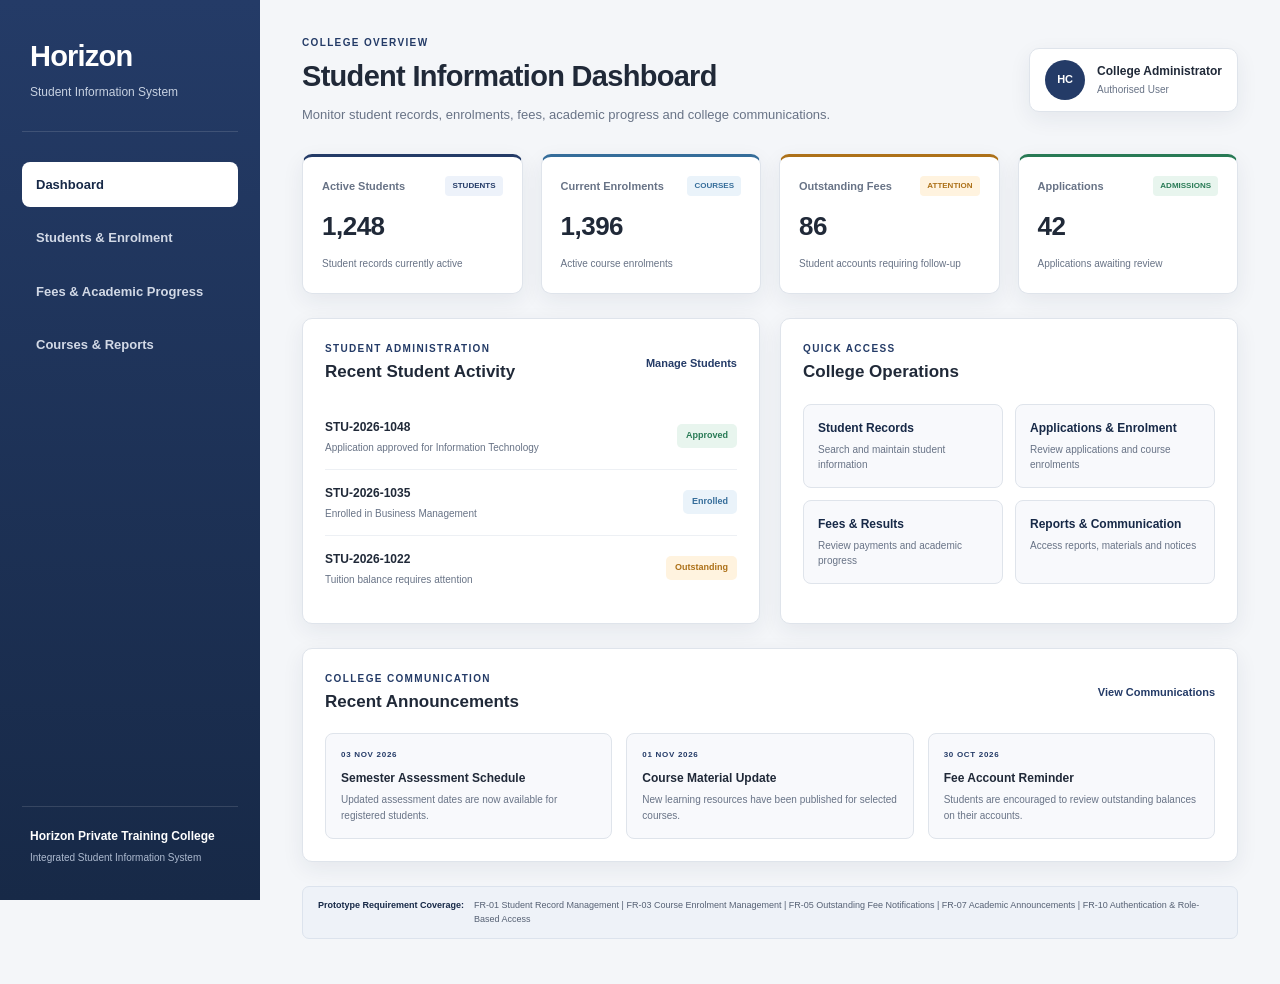
<file: index.html>
<!DOCTYPE html>
<html lang="en">

<head>
    <meta charset="UTF-8">
    <meta name="viewport" content="width=device-width, initial-scale=1.0">

    <title>Horizon College | Student Information System</title>

    <link rel="stylesheet" href="css/style.css">
</head>

<body>

    <div class="app-container">

        <!-- Sidebar -->
        <aside class="sidebar">

            <div class="brand">
                <h1>Horizon</h1>
                <p>Student Information System</p>
            </div>

            <nav class="navigation">

                <a href="index.html" class="nav-link active">
                    Dashboard
                </a>

                <a href="students.html" class="nav-link">
                    Students & Enrolment
                </a>

                <a href="academic.html" class="nav-link">
                    Fees & Academic Progress
                </a>

                <a href="portal.html" class="nav-link">
                    Courses & Reports
                </a>

            </nav>

            <div class="sidebar-footer">
                <p>Horizon Private Training College</p>
                <span>Integrated Student Information System</span>
            </div>

        </aside>


        <!-- Main Content -->
        <main class="main-content">

            <!-- Header -->
            <header class="top-header">

                <div>
                    <p class="page-label">COLLEGE OVERVIEW</p>

                    <h2>Student Information Dashboard</h2>

                    <p class="welcome-text">
                        Monitor student records, enrolments, fees,
                        academic progress and college communications.
                    </p>
                </div>

                <div class="staff-profile">

                    <div class="staff-avatar">
                        HC
                    </div>

                    <div>
                        <span class="staff-name">
                            College Administrator
                        </span>

                        <span class="staff-role">
                            Authorised User
                        </span>
                    </div>

                </div>

            </header>


            <!-- Summary Cards -->
            <section class="summary-grid">

                <article class="summary-card">

                    <div class="card-heading">
                        <p>Active Students</p>
                        <span class="card-tag">Students</span>
                    </div>

                    <h3>1,248</h3>

                    <span>
                        Student records currently active
                    </span>

                </article>


                <article class="summary-card info">

                    <div class="card-heading">
                        <p>Current Enrolments</p>
                        <span class="card-tag">Courses</span>
                    </div>

                    <h3>1,396</h3>

                    <span>
                        Active course enrolments
                    </span>

                </article>


                <article class="summary-card warning">

                    <div class="card-heading">
                        <p>Outstanding Fees</p>
                        <span class="card-tag">Attention</span>
                    </div>

                    <h3>86</h3>

                    <span>
                        Student accounts requiring follow-up
                    </span>

                </article>


                <article class="summary-card success">

                    <div class="card-heading">
                        <p>Applications</p>
                        <span class="card-tag">Admissions</span>
                    </div>

                    <h3>42</h3>

                    <span>
                        Applications awaiting review
                    </span>

                </article>

            </section>


            <!-- Dashboard Grid -->
            <section class="dashboard-grid">

                <!-- Student Activity -->
                <article class="panel">

                    <div class="panel-header">

                        <div>
                            <p class="section-label">
                                STUDENT ADMINISTRATION
                            </p>

                            <h3>Recent Student Activity</h3>
                        </div>

                        <a href="students.html" class="text-link">
                            Manage Students
                        </a>

                    </div>


                    <div class="activity-item">

                        <div>
                            <strong>STU-2026-1048</strong>
                            <span>
                                Application approved for
                                Information Technology
                            </span>
                        </div>

                        <span class="status success-status">
                            Approved
                        </span>

                    </div>


                    <div class="activity-item">

                        <div>
                            <strong>STU-2026-1035</strong>
                            <span>
                                Enrolled in Business Management
                            </span>
                        </div>

                        <span class="status info-status">
                            Enrolled
                        </span>

                    </div>


                    <div class="activity-item">

                        <div>
                            <strong>STU-2026-1022</strong>
                            <span>
                                Tuition balance requires attention
                            </span>
                        </div>

                        <span class="status warning-status">
                            Outstanding
                        </span>

                    </div>

                </article>


                <!-- Quick Access -->
                <article class="panel">

                    <div class="panel-header">

                        <div>
                            <p class="section-label">
                                QUICK ACCESS
                            </p>

                            <h3>College Operations</h3>
                        </div>

                    </div>


                    <div class="quick-actions">

                        <a href="students.html" class="action-card">

                            <strong>Student Records</strong>

                            <span>
                                Search and maintain student information
                            </span>

                        </a>


                        <a href="students.html" class="action-card">

                            <strong>Applications & Enrolment</strong>

                            <span>
                                Review applications and course enrolments
                            </span>

                        </a>


                        <a href="academic.html" class="action-card">

                            <strong>Fees & Results</strong>

                            <span>
                                Review payments and academic progress
                            </span>

                        </a>


                        <a href="portal.html" class="action-card">

                            <strong>Reports & Communication</strong>

                            <span>
                                Access reports, materials and notices
                            </span>

                        </a>

                    </div>

                </article>

            </section>


            <!-- Announcements -->
            <section class="activity-section">

                <article class="panel">

                    <div class="panel-header">

                        <div>
                            <p class="section-label">
                                COLLEGE COMMUNICATION
                            </p>

                            <h3>Recent Announcements</h3>
                        </div>

                        <a href="portal.html" class="text-link">
                            View Communications
                        </a>

                    </div>


                    <div class="announcement-grid">

                        <div class="announcement-card">

                            <span class="announcement-date">
                                03 NOV 2026
                            </span>

                            <strong>
                                Semester Assessment Schedule
                            </strong>

                            <p>
                                Updated assessment dates are now
                                available for registered students.
                            </p>

                        </div>


                        <div class="announcement-card">

                            <span class="announcement-date">
                                01 NOV 2026
                            </span>

                            <strong>
                                Course Material Update
                            </strong>

                            <p>
                                New learning resources have been
                                published for selected courses.
                            </p>

                        </div>


                        <div class="announcement-card">

                            <span class="announcement-date">
                                30 OCT 2026
                            </span>

                            <strong>
                                Fee Account Reminder
                            </strong>

                            <p>
                                Students are encouraged to review
                                outstanding balances on their accounts.
                            </p>

                        </div>

                    </div>

                </article>

            </section>


            <!-- Requirement Traceability -->
            <section class="requirement-note">

                <strong>Prototype Requirement Coverage:</strong>

                <span>
                    FR-01 Student Record Management |
                    FR-03 Course Enrolment Management |
                    FR-05 Outstanding Fee Notifications |
                    FR-07 Academic Announcements |
                    FR-10 Authentication & Role-Based Access
                </span>

            </section>

        </main>

    </div>


    <script src="js/script.js"></script>

</body>

</html>
</file>
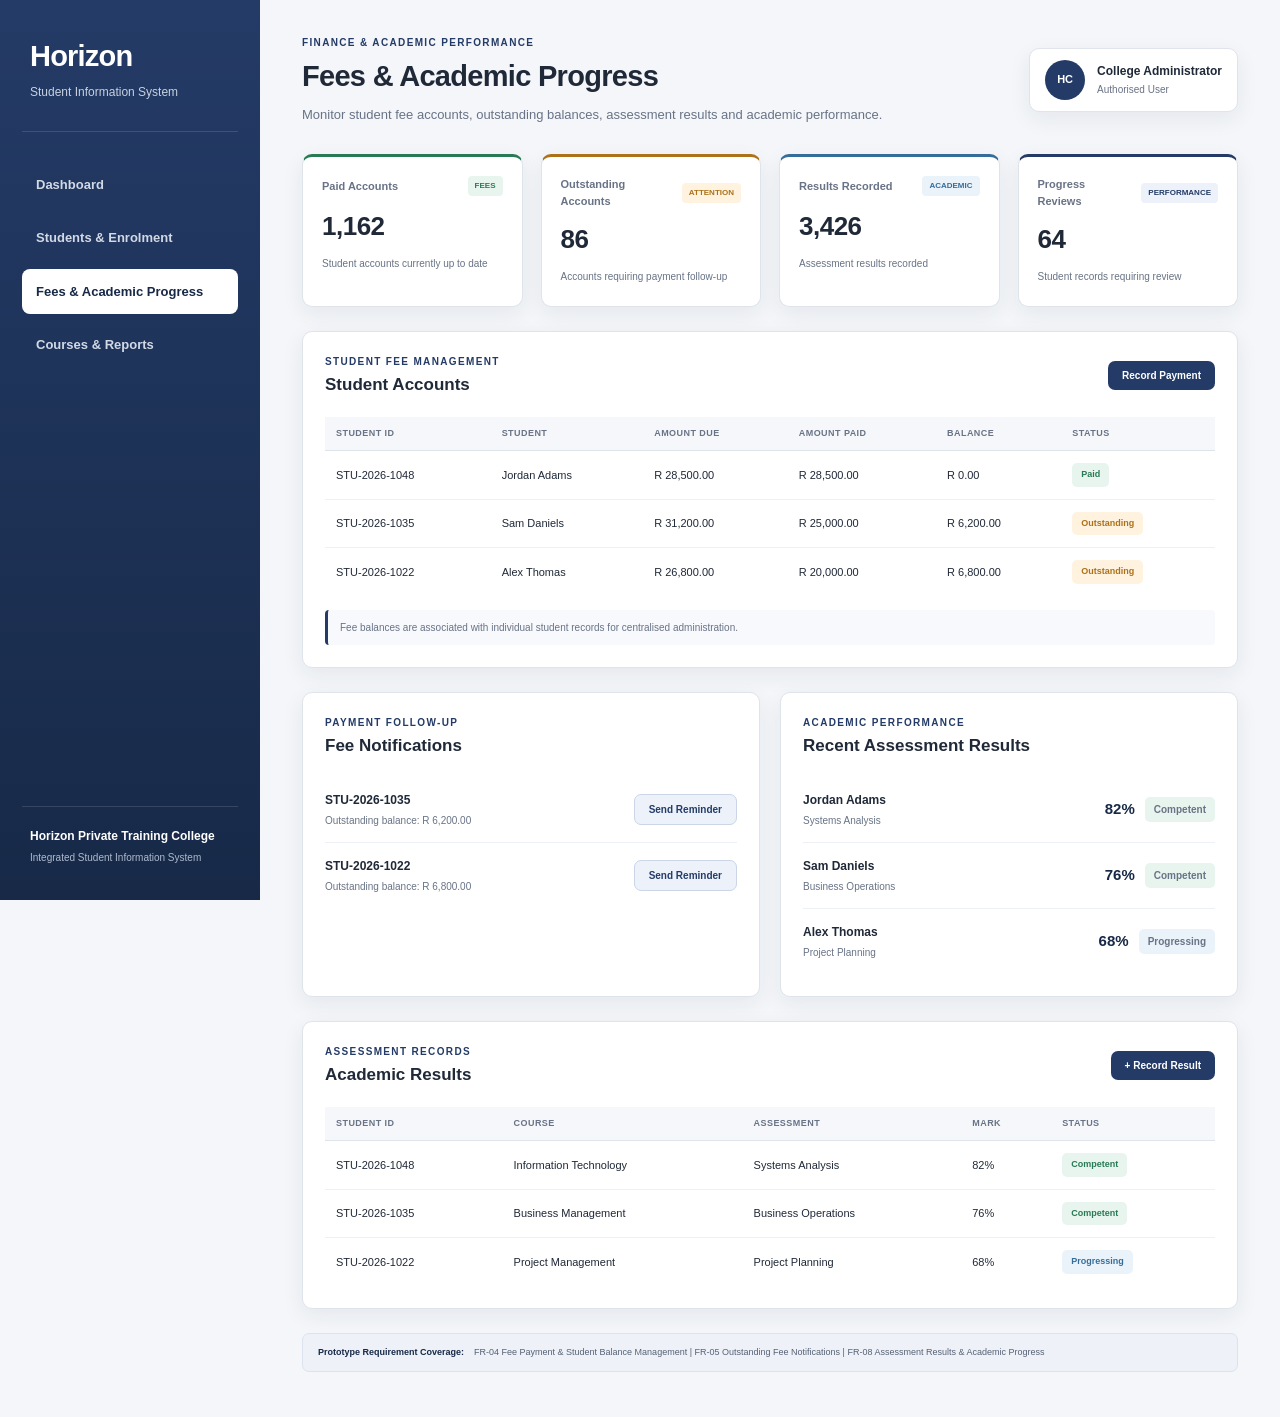
<file: academic.html>
<!DOCTYPE html>
<html lang="en">

<head>
    <meta charset="UTF-8">
    <meta name="viewport" content="width=device-width, initial-scale=1.0">

    <title>Horizon College | Fees & Academic Progress</title>

    <link rel="stylesheet" href="css/style.css">
</head>

<body>

    <div class="app-container">

        <!-- Sidebar -->
        <aside class="sidebar">

            <div class="brand">
                <h1>Horizon</h1>
                <p>Student Information System</p>
            </div>

            <nav class="navigation">

                <a href="index.html" class="nav-link">
                    Dashboard
                </a>

                <a href="students.html" class="nav-link">
                    Students & Enrolment
                </a>

                <a href="academic.html" class="nav-link active">
                    Fees & Academic Progress
                </a>

                <a href="portal.html" class="nav-link">
                    Courses & Reports
                </a>

            </nav>

            <div class="sidebar-footer">
                <p>Horizon Private Training College</p>
                <span>Integrated Student Information System</span>
            </div>

        </aside>


        <!-- Main Content -->
        <main class="main-content">

            <!-- Header -->
            <header class="top-header">

                <div>
                    <p class="page-label">
                        FINANCE & ACADEMIC PERFORMANCE
                    </p>

                    <h2>Fees & Academic Progress</h2>

                    <p class="welcome-text">
                        Monitor student fee accounts, outstanding balances,
                        assessment results and academic performance.
                    </p>
                </div>

                <div class="staff-profile">

                    <div class="staff-avatar">
                        HC
                    </div>

                    <div>
                        <span class="staff-name">
                            College Administrator
                        </span>

                        <span class="staff-role">
                            Authorised User
                        </span>
                    </div>

                </div>

            </header>


            <!-- Summary Cards -->
            <section class="summary-grid">

                <article class="summary-card success">

                    <div class="card-heading">
                        <p>Paid Accounts</p>
                        <span class="card-tag">Fees</span>
                    </div>

                    <h3>1,162</h3>

                    <span>
                        Student accounts currently up to date
                    </span>

                </article>


                <article class="summary-card warning">

                    <div class="card-heading">
                        <p>Outstanding Accounts</p>
                        <span class="card-tag">Attention</span>
                    </div>

                    <h3>86</h3>

                    <span>
                        Accounts requiring payment follow-up
                    </span>

                </article>


                <article class="summary-card info">

                    <div class="card-heading">
                        <p>Results Recorded</p>
                        <span class="card-tag">Academic</span>
                    </div>

                    <h3>3,426</h3>

                    <span>
                        Assessment results recorded
                    </span>

                </article>


                <article class="summary-card">

                    <div class="card-heading">
                        <p>Progress Reviews</p>
                        <span class="card-tag">Performance</span>
                    </div>

                    <h3>64</h3>

                    <span>
                        Student records requiring review
                    </span>

                </article>

            </section>


            <!-- Finance Section -->
            <section class="activity-section">

                <article class="panel">

                    <div class="panel-header">

                        <div>
                            <p class="section-label">
                                STUDENT FEE MANAGEMENT
                            </p>

                            <h3>Student Accounts</h3>
                        </div>

                        <button
                            type="button"
                            class="primary-button"
                            id="recordPaymentButton">
                            Record Payment
                        </button>

                    </div>


                    <div class="activity-table-wrapper">

                        <table class="activity-table">

                            <thead>

                                <tr>
                                    <th>Student ID</th>
                                    <th>Student</th>
                                    <th>Amount Due</th>
                                    <th>Amount Paid</th>
                                    <th>Balance</th>
                                    <th>Status</th>
                                </tr>

                            </thead>

                            <tbody>

                                <tr>
                                    <td>STU-2026-1048</td>
                                    <td>Jordan Adams</td>
                                    <td>R 28,500.00</td>
                                    <td>R 28,500.00</td>
                                    <td>R 0.00</td>

                                    <td>
                                        <span class="status success-status">
                                            Paid
                                        </span>
                                    </td>
                                </tr>


                                <tr>
                                    <td>STU-2026-1035</td>
                                    <td>Sam Daniels</td>
                                    <td>R 31,200.00</td>
                                    <td>R 25,000.00</td>
                                    <td>R 6,200.00</td>

                                    <td>
                                        <span class="status warning-status">
                                            Outstanding
                                        </span>
                                    </td>
                                </tr>


                                <tr>
                                    <td>STU-2026-1022</td>
                                    <td>Alex Thomas</td>
                                    <td>R 26,800.00</td>
                                    <td>R 20,000.00</td>
                                    <td>R 6,800.00</td>

                                    <td>
                                        <span class="status warning-status">
                                            Outstanding
                                        </span>
                                    </td>
                                </tr>

                            </tbody>

                        </table>

                    </div>

                    <p
                        class="prototype-message"
                        id="paymentMessage">
                        Fee balances are associated with individual
                        student records for centralised administration.
                    </p>

                </article>

            </section>


            <!-- Lower Grid -->
            <section class="dashboard-grid">

                <!-- Outstanding Fee Notifications -->
                <article class="panel">

                    <div class="panel-header">

                        <div>
                            <p class="section-label">
                                PAYMENT FOLLOW-UP
                            </p>

                            <h3>Fee Notifications</h3>
                        </div>

                    </div>


                    <div class="activity-item">

                        <div>
                            <strong>STU-2026-1035</strong>
                            <span>
                                Outstanding balance: R 6,200.00
                            </span>
                        </div>

                        <button
                            type="button"
                            class="secondary-button reminder-button">
                            Send Reminder
                        </button>

                    </div>


                    <div class="activity-item">

                        <div>
                            <strong>STU-2026-1022</strong>
                            <span>
                                Outstanding balance: R 6,800.00
                            </span>
                        </div>

                        <button
                            type="button"
                            class="secondary-button reminder-button">
                            Send Reminder
                        </button>

                    </div>

                </article>


                <!-- Academic Progress -->
                <article class="panel">

                    <div class="panel-header">

                        <div>
                            <p class="section-label">
                                ACADEMIC PERFORMANCE
                            </p>

                            <h3>Recent Assessment Results</h3>
                        </div>

                    </div>


                    <div class="result-item">

                        <div>
                            <strong>Jordan Adams</strong>
                            <span>
                                Systems Analysis
                            </span>
                        </div>

                        <div class="result-score">
                            <strong>82%</strong>
                            <span class="status success-status">
                                Competent
                            </span>
                        </div>

                    </div>


                    <div class="result-item">

                        <div>
                            <strong>Sam Daniels</strong>
                            <span>
                                Business Operations
                            </span>
                        </div>

                        <div class="result-score">
                            <strong>76%</strong>
                            <span class="status success-status">
                                Competent
                            </span>
                        </div>

                    </div>


                    <div class="result-item">

                        <div>
                            <strong>Alex Thomas</strong>
                            <span>
                                Project Planning
                            </span>
                        </div>

                        <div class="result-score">
                            <strong>68%</strong>
                            <span class="status info-status">
                                Progressing
                            </span>
                        </div>

                    </div>

                </article>

            </section>


            <!-- Academic Results Table -->
            <section class="activity-section">

                <article class="panel">

                    <div class="panel-header">

                        <div>
                            <p class="section-label">
                                ASSESSMENT RECORDS
                            </p>

                            <h3>Academic Results</h3>
                        </div>

                        <button
                            type="button"
                            class="primary-button">
                            + Record Result
                        </button>

                    </div>


                    <div class="activity-table-wrapper">

                        <table class="activity-table">

                            <thead>

                                <tr>
                                    <th>Student ID</th>
                                    <th>Course</th>
                                    <th>Assessment</th>
                                    <th>Mark</th>
                                    <th>Status</th>
                                </tr>

                            </thead>

                            <tbody>

                                <tr>
                                    <td>STU-2026-1048</td>
                                    <td>Information Technology</td>
                                    <td>Systems Analysis</td>
                                    <td>82%</td>

                                    <td>
                                        <span class="status success-status">
                                            Competent
                                        </span>
                                    </td>
                                </tr>


                                <tr>
                                    <td>STU-2026-1035</td>
                                    <td>Business Management</td>
                                    <td>Business Operations</td>
                                    <td>76%</td>

                                    <td>
                                        <span class="status success-status">
                                            Competent
                                        </span>
                                    </td>
                                </tr>


                                <tr>
                                    <td>STU-2026-1022</td>
                                    <td>Project Management</td>
                                    <td>Project Planning</td>
                                    <td>68%</td>

                                    <td>
                                        <span class="status info-status">
                                            Progressing
                                        </span>
                                    </td>
                                </tr>

                            </tbody>

                        </table>

                    </div>

                </article>

            </section>


            <!-- Requirement Traceability -->
            <section class="requirement-note">

                <strong>
                    Prototype Requirement Coverage:
                </strong>

                <span>
                    FR-04 Fee Payment & Student Balance Management |
                    FR-05 Outstanding Fee Notifications |
                    FR-08 Assessment Results & Academic Progress
                </span>

            </section>

        </main>

    </div>


    <script src="js/script.js"></script>

</body>

</html>
</file>
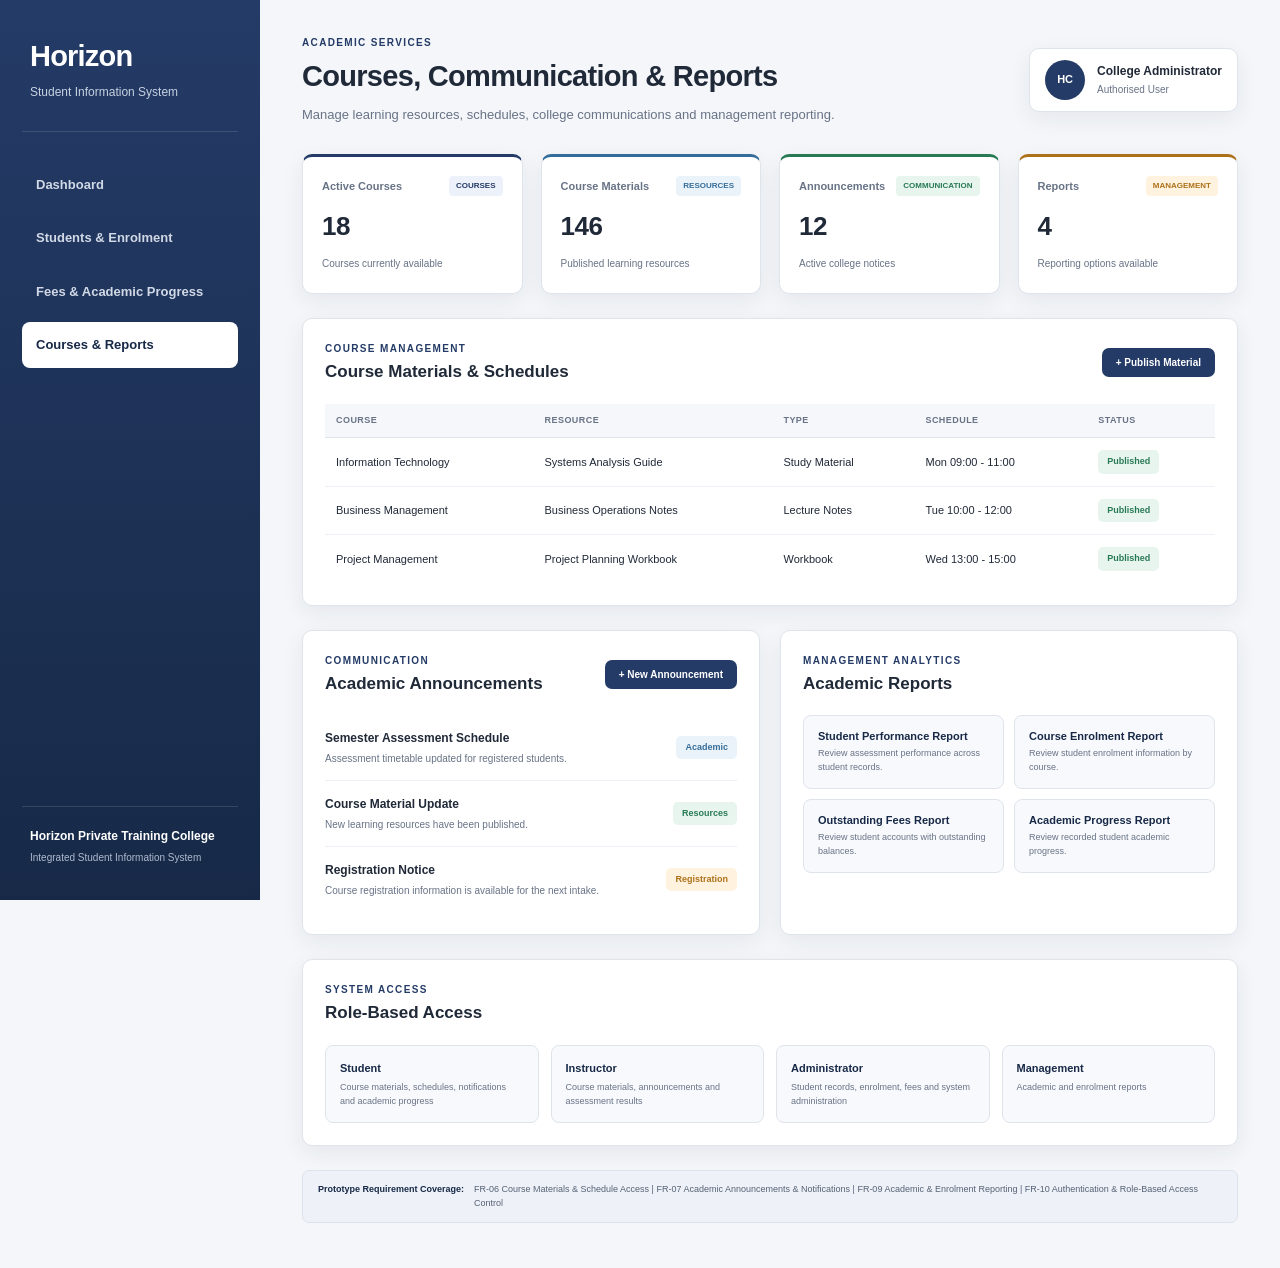
<file: portal.html>
<!DOCTYPE html>
<html lang="en">

<head>
    <meta charset="UTF-8">
    <meta name="viewport" content="width=device-width, initial-scale=1.0">

    <title>Horizon College | Courses & Reports</title>

    <link rel="stylesheet" href="css/style.css">
</head>

<body>

    <div class="app-container">

        <!-- Sidebar -->
        <aside class="sidebar">

            <div class="brand">
                <h1>Horizon</h1>
                <p>Student Information System</p>
            </div>

            <nav class="navigation">

                <a href="index.html" class="nav-link">
                    Dashboard
                </a>

                <a href="students.html" class="nav-link">
                    Students & Enrolment
                </a>

                <a href="academic.html" class="nav-link">
                    Fees & Academic Progress
                </a>

                <a href="portal.html" class="nav-link active">
                    Courses & Reports
                </a>

            </nav>

            <div class="sidebar-footer">
                <p>Horizon Private Training College</p>
                <span>Integrated Student Information System</span>
            </div>

        </aside>


        <!-- Main Content -->
        <main class="main-content">

            <!-- Header -->
            <header class="top-header">

                <div>
                    <p class="page-label">
                        ACADEMIC SERVICES
                    </p>

                    <h2>Courses, Communication & Reports</h2>

                    <p class="welcome-text">
                        Manage learning resources, schedules,
                        college communications and management reporting.
                    </p>
                </div>

                <div class="staff-profile">

                    <div class="staff-avatar">
                        HC
                    </div>

                    <div>
                        <span class="staff-name">
                            College Administrator
                        </span>

                        <span class="staff-role">
                            Authorised User
                        </span>
                    </div>

                </div>

            </header>


            <!-- Summary Cards -->
            <section class="summary-grid">

                <article class="summary-card">

                    <div class="card-heading">
                        <p>Active Courses</p>
                        <span class="card-tag">Courses</span>
                    </div>

                    <h3>18</h3>

                    <span>
                        Courses currently available
                    </span>

                </article>


                <article class="summary-card info">

                    <div class="card-heading">
                        <p>Course Materials</p>
                        <span class="card-tag">Resources</span>
                    </div>

                    <h3>146</h3>

                    <span>
                        Published learning resources
                    </span>

                </article>


                <article class="summary-card success">

                    <div class="card-heading">
                        <p>Announcements</p>
                        <span class="card-tag">Communication</span>
                    </div>

                    <h3>12</h3>

                    <span>
                        Active college notices
                    </span>

                </article>


                <article class="summary-card warning">

                    <div class="card-heading">
                        <p>Reports</p>
                        <span class="card-tag">Management</span>
                    </div>

                    <h3>4</h3>

                    <span>
                        Reporting options available
                    </span>

                </article>

            </section>


            <!-- Course Materials -->
            <section class="activity-section">

                <article class="panel">

                    <div class="panel-header">

                        <div>
                            <p class="section-label">
                                COURSE MANAGEMENT
                            </p>

                            <h3>Course Materials & Schedules</h3>
                        </div>

                        <button
                            type="button"
                            class="primary-button">
                            + Publish Material
                        </button>

                    </div>


                    <div class="activity-table-wrapper">

                        <table class="activity-table">

                            <thead>

                                <tr>
                                    <th>Course</th>
                                    <th>Resource</th>
                                    <th>Type</th>
                                    <th>Schedule</th>
                                    <th>Status</th>
                                </tr>

                            </thead>

                            <tbody>

                                <tr>

                                    <td>
                                        Information Technology
                                    </td>

                                    <td>
                                        Systems Analysis Guide
                                    </td>

                                    <td>
                                        Study Material
                                    </td>

                                    <td>
                                        Mon 09:00 - 11:00
                                    </td>

                                    <td>
                                        <span class="status success-status">
                                            Published
                                        </span>
                                    </td>

                                </tr>


                                <tr>

                                    <td>
                                        Business Management
                                    </td>

                                    <td>
                                        Business Operations Notes
                                    </td>

                                    <td>
                                        Lecture Notes
                                    </td>

                                    <td>
                                        Tue 10:00 - 12:00
                                    </td>

                                    <td>
                                        <span class="status success-status">
                                            Published
                                        </span>
                                    </td>

                                </tr>


                                <tr>

                                    <td>
                                        Project Management
                                    </td>

                                    <td>
                                        Project Planning Workbook
                                    </td>

                                    <td>
                                        Workbook
                                    </td>

                                    <td>
                                        Wed 13:00 - 15:00
                                    </td>

                                    <td>
                                        <span class="status success-status">
                                            Published
                                        </span>
                                    </td>

                                </tr>

                            </tbody>

                        </table>

                    </div>

                </article>

            </section>


            <!-- Communication and Reporting -->
            <section class="dashboard-grid">

                <!-- Announcements -->
                <article class="panel">

                    <div class="panel-header">

                        <div>
                            <p class="section-label">
                                COMMUNICATION
                            </p>

                            <h3>Academic Announcements</h3>
                        </div>

                        <button
                            type="button"
                            class="primary-button"
                            id="publishAnnouncementButton">
                            + New Announcement
                        </button>

                    </div>


                    <div class="activity-item">

                        <div>
                            <strong>
                                Semester Assessment Schedule
                            </strong>

                            <span>
                                Assessment timetable updated
                                for registered students.
                            </span>
                        </div>

                        <span class="status info-status">
                            Academic
                        </span>

                    </div>


                    <div class="activity-item">

                        <div>
                            <strong>
                                Course Material Update
                            </strong>

                            <span>
                                New learning resources have
                                been published.
                            </span>
                        </div>

                        <span class="status success-status">
                            Resources
                        </span>

                    </div>


                    <div class="activity-item">

                        <div>
                            <strong>
                                Registration Notice
                            </strong>

                            <span>
                                Course registration information
                                is available for the next intake.
                            </span>
                        </div>

                        <span class="status warning-status">
                            Registration
                        </span>

                    </div>

                </article>


                <!-- Reports -->
                <article class="panel">

                    <div class="panel-header">

                        <div>
                            <p class="section-label">
                                MANAGEMENT ANALYTICS
                            </p>

                            <h3>Academic Reports</h3>
                        </div>

                    </div>


                    <div class="report-grid">

                        <button
                            type="button"
                            class="report-card">

                            <strong>
                                Student Performance Report
                            </strong>

                            <span>
                                Review assessment performance
                                across student records.
                            </span>

                        </button>


                        <button
                            type="button"
                            class="report-card">

                            <strong>
                                Course Enrolment Report
                            </strong>

                            <span>
                                Review student enrolment
                                information by course.
                            </span>

                        </button>


                        <button
                            type="button"
                            class="report-card">

                            <strong>
                                Outstanding Fees Report
                            </strong>

                            <span>
                                Review student accounts with
                                outstanding balances.
                            </span>

                        </button>


                        <button
                            type="button"
                            class="report-card">

                            <strong>
                                Academic Progress Report
                            </strong>

                            <span>
                                Review recorded student
                                academic progress.
                            </span>

                        </button>

                    </div>

                </article>

            </section>


            <!-- Access Control -->
            <section class="activity-section">

                <article class="panel">

                    <div class="panel-header">

                        <div>
                            <p class="section-label">
                                SYSTEM ACCESS
                            </p>

                            <h3>Role-Based Access</h3>
                        </div>

                    </div>


                    <div class="role-grid">

                        <div class="role-card">

                            <strong>Student</strong>

                            <span>
                                Course materials, schedules,
                                notifications and academic progress
                            </span>

                        </div>


                        <div class="role-card">

                            <strong>Instructor</strong>

                            <span>
                                Course materials, announcements
                                and assessment results
                            </span>

                        </div>


                        <div class="role-card">

                            <strong>Administrator</strong>

                            <span>
                                Student records, enrolment,
                                fees and system administration
                            </span>

                        </div>


                        <div class="role-card">

                            <strong>Management</strong>

                            <span>
                                Academic and enrolment reports
                            </span>

                        </div>

                    </div>

                </article>

            </section>


            <!-- Requirement Traceability -->
            <section class="requirement-note">

                <strong>
                    Prototype Requirement Coverage:
                </strong>

                <span>
                    FR-06 Course Materials & Schedule Access |
                    FR-07 Academic Announcements & Notifications |
                    FR-09 Academic & Enrolment Reporting |
                    FR-10 Authentication & Role-Based Access Control
                </span>

            </section>

        </main>

    </div>


    <script src="js/script.js"></script>

</body>

</html>
</file>
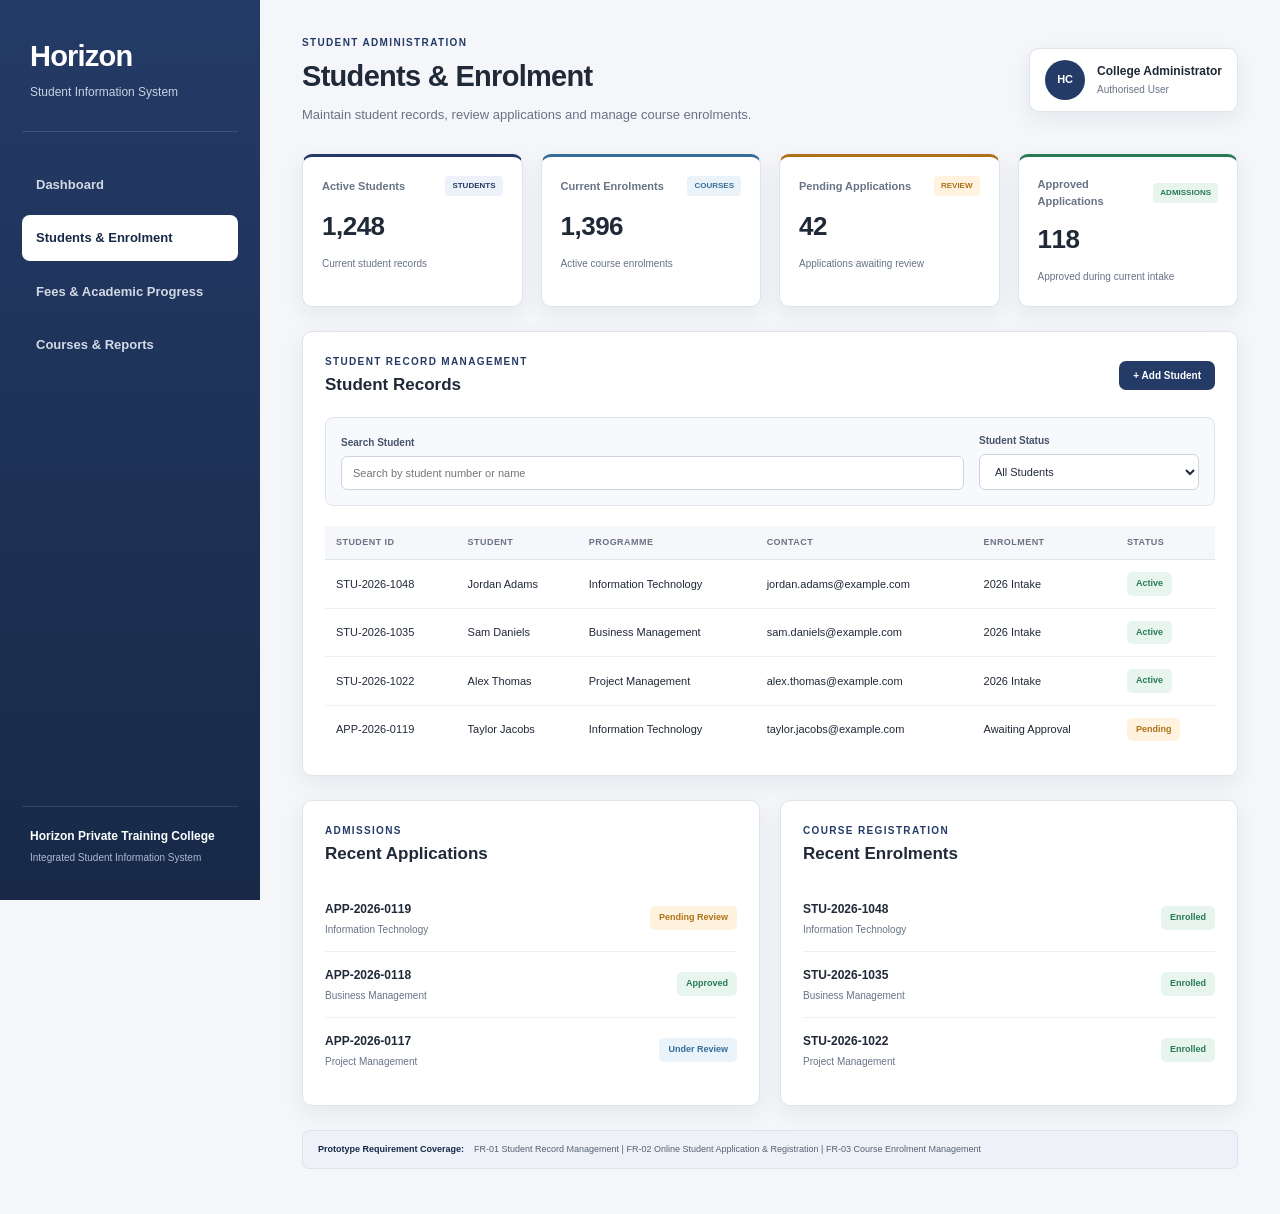
<file: students.html>
<!DOCTYPE html>
<html lang="en">

<head>
    <meta charset="UTF-8">
    <meta name="viewport" content="width=device-width, initial-scale=1.0">

    <title>Horizon College | Students & Enrolment</title>

    <link rel="stylesheet" href="css/style.css">
</head>

<body>

    <div class="app-container">

        <!-- Sidebar -->
        <aside class="sidebar">

            <div class="brand">
                <h1>Horizon</h1>
                <p>Student Information System</p>
            </div>

            <nav class="navigation">

                <a href="index.html" class="nav-link">
                    Dashboard
                </a>

                <a href="students.html" class="nav-link active">
                    Students & Enrolment
                </a>

                <a href="academic.html" class="nav-link">
                    Fees & Academic Progress
                </a>

                <a href="portal.html" class="nav-link">
                    Courses & Reports
                </a>

            </nav>

            <div class="sidebar-footer">
                <p>Horizon Private Training College</p>
                <span>Integrated Student Information System</span>
            </div>

        </aside>


        <!-- Main Content -->
        <main class="main-content">

            <!-- Header -->
            <header class="top-header">

                <div>
                    <p class="page-label">STUDENT ADMINISTRATION</p>

                    <h2>Students & Enrolment</h2>

                    <p class="welcome-text">
                        Maintain student records, review applications
                        and manage course enrolments.
                    </p>
                </div>

                <div class="staff-profile">

                    <div class="staff-avatar">
                        HC
                    </div>

                    <div>
                        <span class="staff-name">
                            College Administrator
                        </span>

                        <span class="staff-role">
                            Authorised User
                        </span>
                    </div>

                </div>

            </header>


            <!-- Summary Cards -->
            <section class="summary-grid">

                <article class="summary-card">

                    <div class="card-heading">
                        <p>Active Students</p>
                        <span class="card-tag">Students</span>
                    </div>

                    <h3>1,248</h3>

                    <span>Current student records</span>

                </article>


                <article class="summary-card info">

                    <div class="card-heading">
                        <p>Current Enrolments</p>
                        <span class="card-tag">Courses</span>
                    </div>

                    <h3>1,396</h3>

                    <span>Active course enrolments</span>

                </article>


                <article class="summary-card warning">

                    <div class="card-heading">
                        <p>Pending Applications</p>
                        <span class="card-tag">Review</span>
                    </div>

                    <h3>42</h3>

                    <span>Applications awaiting review</span>

                </article>


                <article class="summary-card success">

                    <div class="card-heading">
                        <p>Approved Applications</p>
                        <span class="card-tag">Admissions</span>
                    </div>

                    <h3>118</h3>

                    <span>Approved during current intake</span>

                </article>

            </section>


            <!-- Student Records -->
            <section class="activity-section">

                <article class="panel">

                    <div class="panel-header">

                        <div>
                            <p class="section-label">
                                STUDENT RECORD MANAGEMENT
                            </p>

                            <h3>Student Records</h3>
                        </div>

                        <button
                            type="button"
                            class="primary-button">
                            + Add Student
                        </button>

                    </div>


                    <!-- Search -->
                    <div class="filter-bar">

                        <div class="search-group">

                            <label for="studentSearch">
                                Search Student
                            </label>

                            <input
                                type="text"
                                id="studentSearch"
                                placeholder="Search by student number or name">

                        </div>


                        <div class="filter-group">

                            <label for="studentStatus">
                                Student Status
                            </label>

                            <select id="studentStatus">

                                <option value="all">
                                    All Students
                                </option>

                                <option value="active">
                                    Active
                                </option>

                                <option value="pending">
                                    Pending
                                </option>

                            </select>

                        </div>

                    </div>


                    <!-- Student Table -->
                    <div class="activity-table-wrapper">

                        <table class="activity-table student-table">

                            <thead>

                                <tr>
                                    <th>Student ID</th>
                                    <th>Student</th>
                                    <th>Programme</th>
                                    <th>Contact</th>
                                    <th>Enrolment</th>
                                    <th>Status</th>
                                </tr>

                            </thead>

                            <tbody>

                                <tr>
                                    <td>STU-2026-1048</td>
                                    <td>Jordan Adams</td>
                                    <td>Information Technology</td>
                                    <td>jordan.adams@example.com</td>
                                    <td>2026 Intake</td>

                                    <td>
                                        <span class="status success-status">
                                            Active
                                        </span>
                                    </td>
                                </tr>


                                <tr>
                                    <td>STU-2026-1035</td>
                                    <td>Sam Daniels</td>
                                    <td>Business Management</td>
                                    <td>sam.daniels@example.com</td>
                                    <td>2026 Intake</td>

                                    <td>
                                        <span class="status success-status">
                                            Active
                                        </span>
                                    </td>
                                </tr>


                                <tr>
                                    <td>STU-2026-1022</td>
                                    <td>Alex Thomas</td>
                                    <td>Project Management</td>
                                    <td>alex.thomas@example.com</td>
                                    <td>2026 Intake</td>

                                    <td>
                                        <span class="status success-status">
                                            Active
                                        </span>
                                    </td>
                                </tr>


                                <tr>
                                    <td>APP-2026-0119</td>
                                    <td>Taylor Jacobs</td>
                                    <td>Information Technology</td>
                                    <td>taylor.jacobs@example.com</td>
                                    <td>Awaiting Approval</td>

                                    <td>
                                        <span class="status warning-status">
                                            Pending
                                        </span>
                                    </td>
                                </tr>

                            </tbody>

                        </table>

                    </div>

                </article>

            </section>


            <!-- Application and Enrolment -->
            <section class="dashboard-grid">

                <!-- Applications -->
                <article class="panel">

                    <div class="panel-header">

                        <div>
                            <p class="section-label">
                                ADMISSIONS
                            </p>

                            <h3>Recent Applications</h3>
                        </div>

                    </div>


                    <div class="activity-item">

                        <div>
                            <strong>APP-2026-0119</strong>

                            <span>
                                Information Technology
                            </span>
                        </div>

                        <span class="status warning-status">
                            Pending Review
                        </span>

                    </div>


                    <div class="activity-item">

                        <div>
                            <strong>APP-2026-0118</strong>

                            <span>
                                Business Management
                            </span>
                        </div>

                        <span class="status success-status">
                            Approved
                        </span>

                    </div>


                    <div class="activity-item">

                        <div>
                            <strong>APP-2026-0117</strong>

                            <span>
                                Project Management
                            </span>
                        </div>

                        <span class="status info-status">
                            Under Review
                        </span>

                    </div>

                </article>


                <!-- Course Enrolments -->
                <article class="panel">

                    <div class="panel-header">

                        <div>
                            <p class="section-label">
                                COURSE REGISTRATION
                            </p>

                            <h3>Recent Enrolments</h3>
                        </div>

                    </div>


                    <div class="activity-item">

                        <div>
                            <strong>STU-2026-1048</strong>

                            <span>
                                Information Technology
                            </span>
                        </div>

                        <span class="status success-status">
                            Enrolled
                        </span>

                    </div>


                    <div class="activity-item">

                        <div>
                            <strong>STU-2026-1035</strong>

                            <span>
                                Business Management
                            </span>
                        </div>

                        <span class="status success-status">
                            Enrolled
                        </span>

                    </div>


                    <div class="activity-item">

                        <div>
                            <strong>STU-2026-1022</strong>

                            <span>
                                Project Management
                            </span>
                        </div>

                        <span class="status success-status">
                            Enrolled
                        </span>

                    </div>

                </article>

            </section>


            <!-- Requirement Traceability -->
            <section class="requirement-note">

                <strong>
                    Prototype Requirement Coverage:
                </strong>

                <span>
                    FR-01 Student Record Management |
                    FR-02 Online Student Application & Registration |
                    FR-03 Course Enrolment Management
                </span>

            </section>

        </main>

    </div>


    <script src="js/script.js"></script>

</body>

</html>
</file>
<file: css/style.css>
/* =========================================================
   Horizon Private Training College
   Student Information System Prototype
   ========================================================= */


/* =========================
   Global Setup
   ========================= */

* {
    margin: 0;
    padding: 0;
    box-sizing: border-box;
}

:root {
    --primary: #243b67;
    --primary-dark: #172947;
    --primary-light: #edf2fa;

    --accent: #c79c4b;

    --background: #f4f6f9;
    --surface: #ffffff;
    --border: #dfe4eb;

    --text-primary: #202938;
    --text-secondary: #687386;

    --success: #287a55;
    --success-light: #e8f5ee;

    --warning: #ad7119;
    --warning-light: #fff3df;

    --info: #356d9a;
    --info-light: #eaf3fa;

    --danger: #b44747;
    --danger-light: #fbeaea;

    --sidebar-width: 260px;

    --shadow: 0 7px 22px rgba(32, 46, 69, 0.07);
}

html {
    scroll-behavior: smooth;
}

body {
    font-family: "Segoe UI", Arial, sans-serif;
    background: var(--background);
    color: var(--text-primary);
    line-height: 1.5;
}

button,
input,
select {
    font-family: inherit;
}


/* =========================
   Application Layout
   ========================= */

.app-container {
    display: flex;
    min-height: 100vh;
}

.main-content {
    width: calc(100% - var(--sidebar-width));
    margin-left: var(--sidebar-width);
    padding: 35px 42px 45px;
}


/* =========================
   Sidebar
   ========================= */

.sidebar {
    position: fixed;
    top: 0;
    left: 0;

    width: var(--sidebar-width);
    height: 100vh;

    display: flex;
    flex-direction: column;

    padding: 30px 22px;

    color: white;

    background:
        linear-gradient(
            180deg,
            #243b67 0%,
            #172947 100%
        );
}

.brand {
    padding: 5px 8px 30px;

    border-bottom:
        1px solid rgba(255, 255, 255, 0.13);
}

.brand h1 {
    font-size: 29px;
    font-weight: 750;
    letter-spacing: -0.8px;
}

.brand p {
    margin-top: 4px;

    color: #c7d1e1;

    font-size: 12px;
}

.navigation {
    display: flex;
    flex-direction: column;

    gap: 8px;

    margin-top: 30px;
}

.nav-link {
    display: block;

    padding: 13px 14px;

    color: #d2d9e6;

    border-radius: 8px;

    text-decoration: none;

    font-size: 13px;
    font-weight: 600;

    transition:
        background-color 0.2s ease,
        color 0.2s ease;
}

.nav-link:hover {
    color: white;

    background:
        rgba(255, 255, 255, 0.09);
}

.nav-link.active {
    color: var(--primary-dark);

    background: white;
}

.sidebar-footer {
    margin-top: auto;

    padding: 20px 8px 5px;

    border-top:
        1px solid rgba(255, 255, 255, 0.13);
}

.sidebar-footer p {
    margin-bottom: 5px;

    font-size: 12px;
    font-weight: 700;
}

.sidebar-footer span {
    display: block;

    color: #aebbd0;

    font-size: 10px;
    line-height: 1.5;
}


/* =========================
   Page Header
   ========================= */

.top-header {
    display: flex;
    justify-content: space-between;
    align-items: center;

    gap: 25px;

    margin-bottom: 30px;
}

.page-label,
.section-label {
    color: var(--primary);

    font-size: 10px;
    font-weight: 800;

    letter-spacing: 1.35px;
}

.top-header h2 {
    margin-top: 5px;

    font-size: 29px;
    letter-spacing: -0.7px;
}

.welcome-text {
    margin-top: 6px;

    color: var(--text-secondary);

    font-size: 13px;
}

.staff-profile {
    display: flex;
    align-items: center;

    gap: 12px;

    min-width: 205px;

    padding: 11px 15px;

    background: white;

    border: 1px solid var(--border);
    border-radius: 10px;

    box-shadow: var(--shadow);
}

.staff-avatar {
    width: 40px;
    height: 40px;

    display: flex;
    justify-content: center;
    align-items: center;

    flex-shrink: 0;

    color: white;
    background: var(--primary);

    border-radius: 50%;

    font-size: 11px;
    font-weight: 800;
}

.staff-name,
.staff-role {
    display: block;
}

.staff-name {
    font-size: 12px;
    font-weight: 700;
}

.staff-role {
    margin-top: 2px;

    color: var(--text-secondary);

    font-size: 10px;
}


/* =========================
   Summary Cards
   ========================= */

.summary-grid {
    display: grid;

    grid-template-columns:
        repeat(4, minmax(0, 1fr));

    gap: 18px;

    margin-bottom: 24px;
}

.summary-card {
    padding: 19px;

    background: white;

    border: 1px solid var(--border);
    border-top: 3px solid var(--primary);
    border-radius: 10px;

    box-shadow: var(--shadow);
}

.summary-card.success {
    border-top-color: var(--success);
}

.summary-card.warning {
    border-top-color: var(--warning);
}

.summary-card.info {
    border-top-color: var(--info);
}

.card-heading {
    display: flex;
    justify-content: space-between;
    align-items: center;

    gap: 10px;
}

.card-heading p {
    color: var(--text-secondary);

    font-size: 11px;
    font-weight: 700;
}

.card-tag {
    padding: 4px 7px;

    color: var(--primary);
    background: var(--primary-light);

    border-radius: 4px;

    font-size: 8px;
    font-weight: 800;

    text-transform: uppercase;
}

.summary-card.success .card-tag {
    color: var(--success);
    background: var(--success-light);
}

.summary-card.warning .card-tag {
    color: var(--warning);
    background: var(--warning-light);
}

.summary-card.info .card-tag {
    color: var(--info);
    background: var(--info-light);
}

.summary-card h3 {
    margin: 11px 0 4px;

    font-size: 26px;
    letter-spacing: -0.5px;
}

.summary-card > span {
    color: var(--text-secondary);

    font-size: 10px;
}


/* =========================
   Main Panels
   ========================= */

.dashboard-grid {
    display: grid;

    grid-template-columns:
        repeat(2, minmax(0, 1fr));

    gap: 20px;

    margin-bottom: 24px;
}

.activity-section {
    margin-bottom: 24px;
}

.panel {
    padding: 22px;

    background: white;

    border: 1px solid var(--border);
    border-radius: 10px;

    box-shadow: var(--shadow);
}

.panel-header {
    display: flex;
    justify-content: space-between;
    align-items: center;

    gap: 20px;

    margin-bottom: 19px;
}

.panel-header h3 {
    margin-top: 3px;

    font-size: 17px;
}

.text-link {
    color: var(--primary);

    font-size: 11px;
    font-weight: 700;

    text-decoration: none;
}

.text-link:hover {
    text-decoration: underline;
}


/* =========================
   Activity Items
   ========================= */

.activity-item,
.result-item {
    display: flex;
    justify-content: space-between;
    align-items: center;

    gap: 20px;

    padding: 14px 0;

    border-bottom: 1px solid #edf0f4;
}

.activity-item:last-child,
.result-item:last-child {
    border-bottom: none;
}

.activity-item strong,
.activity-item div > span,
.result-item strong,
.result-item div > span {
    display: block;
}

.activity-item strong,
.result-item strong {
    margin-bottom: 4px;

    font-size: 12px;
}

.activity-item div > span,
.result-item div > span {
    color: var(--text-secondary);

    font-size: 10px;
}


/* =========================
   Status Indicators
   ========================= */

.status {
    display: inline-block;

    padding: 5px 9px;

    border-radius: 5px;

    font-size: 9px;
    font-weight: 800;

    white-space: nowrap;
}

.success-status {
    color: var(--success);
    background: var(--success-light);
}

.warning-status {
    color: var(--warning);
    background: var(--warning-light);
}

.info-status {
    color: var(--info);
    background: var(--info-light);
}


/* =========================
   Quick Actions
   ========================= */

.quick-actions {
    display: grid;

    grid-template-columns:
        repeat(2, minmax(0, 1fr));

    gap: 12px;
}

.action-card {
    min-height: 84px;

    padding: 14px;

    color: var(--text-primary);
    background: #f8f9fc;

    border: 1px solid var(--border);
    border-radius: 8px;

    text-decoration: none;

    transition:
        transform 0.2s ease,
        background-color 0.2s ease,
        border-color 0.2s ease;
}

.action-card:hover {
    transform: translateY(-2px);

    background: var(--primary-light);
    border-color: #bdc9dc;
}

.action-card strong,
.action-card span {
    display: block;
}

.action-card strong {
    margin-bottom: 5px;

    color: var(--primary-dark);

    font-size: 12px;
}

.action-card span {
    color: var(--text-secondary);

    font-size: 10px;
}


/* =========================
   Announcements
   ========================= */

.announcement-grid {
    display: grid;

    grid-template-columns:
        repeat(3, minmax(0, 1fr));

    gap: 14px;
}

.announcement-card {
    padding: 15px;

    background: #f8f9fc;

    border: 1px solid var(--border);
    border-radius: 8px;
}

.announcement-date {
    display: block;

    margin-bottom: 8px;

    color: var(--primary);

    font-size: 8px;
    font-weight: 800;

    letter-spacing: 0.7px;
}

.announcement-card strong {
    display: block;

    margin-bottom: 5px;

    font-size: 12px;
}

.announcement-card p {
    color: var(--text-secondary);

    font-size: 10px;
    line-height: 1.55;
}


/* =========================
   Tables
   ========================= */

.activity-table-wrapper {
    width: 100%;
    overflow-x: auto;
}

.activity-table {
    width: 100%;

    border-collapse: collapse;

    font-size: 11px;
}

.activity-table th {
    padding: 10px 11px;

    color: var(--text-secondary);
    background: #f6f7fa;

    border-bottom: 1px solid var(--border);

    text-align: left;

    font-size: 9px;
    font-weight: 800;

    text-transform: uppercase;
    letter-spacing: 0.45px;

    white-space: nowrap;
}

.activity-table td {
    padding: 12px 11px;

    border-bottom: 1px solid #edf0f4;

    vertical-align: middle;
}

.activity-table tbody tr:last-child td {
    border-bottom: none;
}

.activity-table tbody tr:hover {
    background: #fafbfd;
}


/* =========================
   Forms
   ========================= */

.filter-bar {
    display: grid;

    grid-template-columns:
        minmax(250px, 1fr) 220px;

    gap: 15px;

    align-items: end;

    margin-bottom: 20px;

    padding: 15px;

    background: #f8f9fc;

    border: 1px solid var(--border);
    border-radius: 8px;
}

.search-group,
.filter-group {
    display: flex;
    flex-direction: column;

    gap: 6px;
}

.search-group label,
.filter-group label {
    color: #45516a;

    font-size: 10px;
    font-weight: 700;
}

input,
select {
    width: 100%;

    padding: 10px 11px;

    color: var(--text-primary);
    background: white;

    border: 1px solid #ccd4df;
    border-radius: 6px;

    outline: none;

    font-size: 11px;
}

input:focus,
select:focus {
    border-color: var(--primary);

    box-shadow:
        0 0 0 3px rgba(36, 59, 103, 0.08);
}


/* =========================
   Buttons
   ========================= */

.primary-button,
.secondary-button {
    padding: 9px 14px;

    border-radius: 7px;

    font-size: 10px;
    font-weight: 700;

    cursor: pointer;

    transition:
        background-color 0.2s ease,
        transform 0.2s ease;
}

.primary-button {
    color: white;
    background: var(--primary);

    border: none;
}

.primary-button:hover {
    background: var(--primary-dark);
}

.secondary-button {
    color: var(--primary);
    background: var(--primary-light);

    border: 1px solid #cad5e6;
}

.secondary-button:hover {
    background: #dde6f4;
}

.primary-button:active,
.secondary-button:active {
    transform: translateY(1px);
}


/* =========================
   Results
   ========================= */

.result-score {
    display: flex;
    align-items: center;

    gap: 10px;
}

.result-score strong {
    margin: 0;

    color: var(--primary-dark);

    font-size: 15px;
}


/* =========================
   Reports
   ========================= */

.report-grid {
    display: grid;

    grid-template-columns:
        repeat(2, minmax(0, 1fr));

    gap: 10px;
}

.report-card {
    width: 100%;

    padding: 14px;

    background: #f8f9fc;

    border: 1px solid var(--border);
    border-radius: 8px;

    text-align: left;

    cursor: pointer;
}

.report-card:hover {
    background: var(--primary-light);
    border-color: #bdc9dc;
}

.report-card strong,
.report-card span {
    display: block;
}

.report-card strong {
    margin-bottom: 5px;

    color: var(--primary-dark);

    font-size: 11px;
}

.report-card span {
    color: var(--text-secondary);

    font-size: 9px;
    line-height: 1.5;
}


/* =========================
   Role Access Cards
   ========================= */

.role-grid {
    display: grid;

    grid-template-columns:
        repeat(4, minmax(0, 1fr));

    gap: 12px;
}

.role-card {
    padding: 14px;

    background: #f8f9fc;

    border: 1px solid var(--border);
    border-radius: 8px;
}

.role-card strong,
.role-card span {
    display: block;
}

.role-card strong {
    margin-bottom: 5px;

    color: var(--primary-dark);

    font-size: 11px;
}

.role-card span {
    color: var(--text-secondary);

    font-size: 9px;
    line-height: 1.5;
}


/* =========================
   Prototype Messages
   ========================= */

.prototype-message {
    margin-top: 14px;

    padding: 10px 12px;

    color: var(--text-secondary);
    background: #f8f9fc;

    border-left: 3px solid var(--primary);
    border-radius: 4px;

    font-size: 10px;
}

.success-message {
    color: var(--success);

    background: var(--success-light);

    border-left-color: var(--success);
}


/* =========================
   Requirement Traceability
   ========================= */

.requirement-note {
    display: flex;
    align-items: flex-start;

    gap: 10px;

    padding: 12px 15px;

    color: #566174;
    background: #eef2f8;

    border: 1px solid #dce3ed;
    border-radius: 7px;

    font-size: 9px;
}

.requirement-note strong {
    color: var(--primary-dark);

    white-space: nowrap;
}


/* =========================
   Responsive Design
   ========================= */

@media (max-width: 1100px) {

    .summary-grid {
        grid-template-columns:
            repeat(2, minmax(0, 1fr));
    }

    .role-grid {
        grid-template-columns:
            repeat(2, minmax(0, 1fr));
    }
}


@media (max-width: 850px) {

    .sidebar {
        position: static;

        width: 100%;
        height: auto;
    }

    .app-container {
        flex-direction: column;
    }

    .main-content {
        width: 100%;

        margin-left: 0;

        padding: 25px;
    }

    .navigation {
        flex-direction: row;
        flex-wrap: wrap;
    }

    .sidebar-footer {
        margin-top: 20px;
    }

    .dashboard-grid {
        grid-template-columns: 1fr;
    }

    .announcement-grid {
        grid-template-columns: 1fr;
    }
}


@media (max-width: 650px) {

    .main-content {
        padding: 20px 15px;
    }

    .top-header {
        flex-direction: column;
        align-items: flex-start;
    }

    .summary-grid {
        grid-template-columns: 1fr;
    }

    .quick-actions {
        grid-template-columns: 1fr;
    }

    .filter-bar {
        grid-template-columns: 1fr;
    }

    .report-grid {
        grid-template-columns: 1fr;
    }

    .role-grid {
        grid-template-columns: 1fr;
    }

    .requirement-note {
        flex-direction: column;
    }
}
</file>
